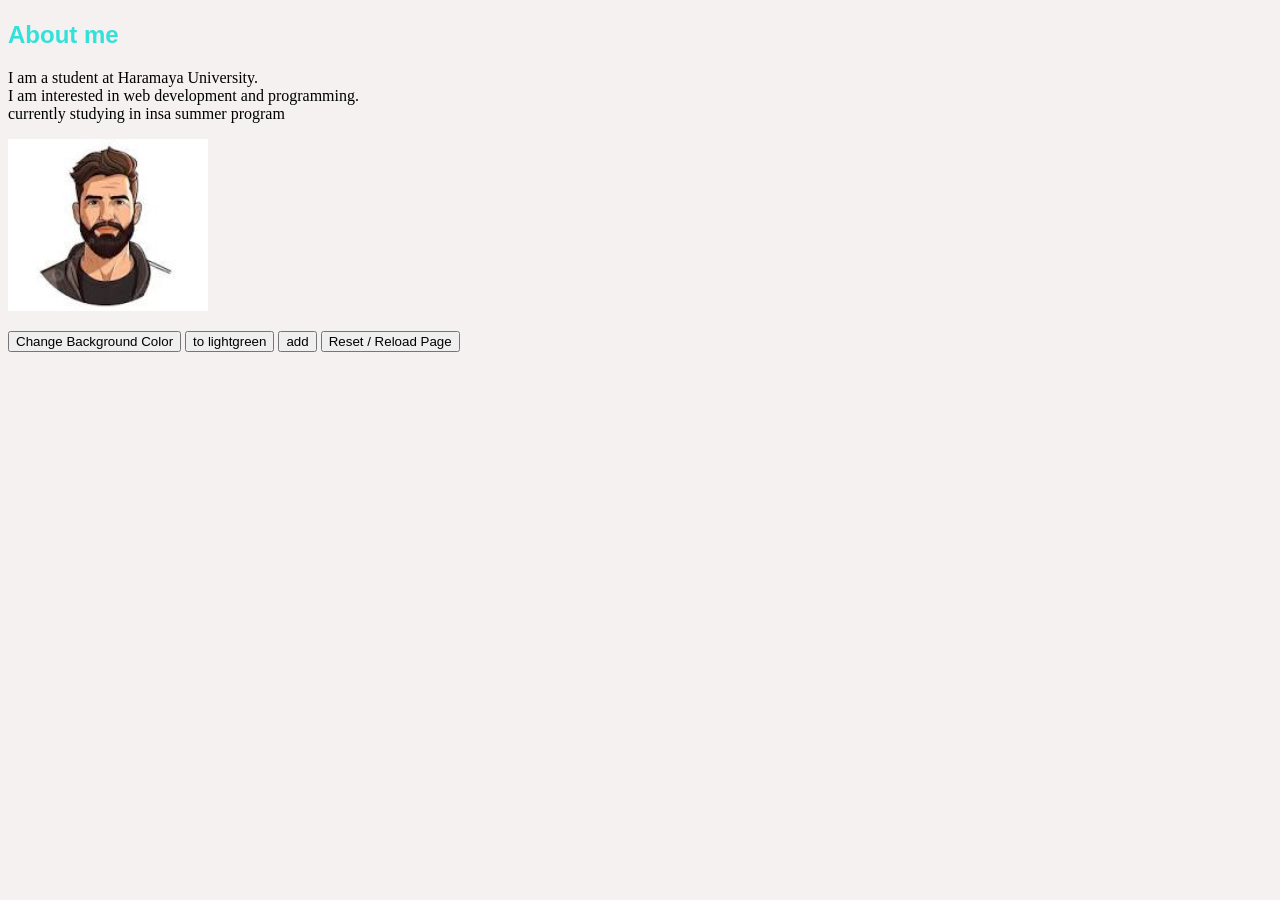
<file: index.html>
<!DOCTYPE html>
<html lang="en">
<head>
    <meta charset="UTF-8">
    <meta name="viewport" content="width=device-width, initial-scale=1.0">
    <title>About Me</title>
    <link rel="stylesheet" href="style.css">
    
</head>
<body>

     <h1 class = "name"></h1>
     <h2>About me</h2>
     <p>I am a student at Haramaya University.<br/>I am interested in web development and programming.<br/>
   currently studying in insa summer program </p>
   
   <img src="[data-uri]" alt="My Image" width="200">
     <p id = "text"></p>   
      
    
    <button type="button" onclick="document.body.style.backgroundColor = 'lightblue'">Change Background Color</button>
    <button type="button" onclick="document.body.style.backgroundColor = 'lightgreen'">to lightgreen</button>
    
    <button type="button" onclick="document.write(4 + 9)"> add</button>
    <button type="button" onclick="location.reload()">Reset / Reload Page</button>
    <p id = "txt"> </p>

    
<script>
        let x = 2;
        alert(x);
        alert(+'1');
        alert(+x);
        "use strict";

let counter = 0;
alert(counter++);
++counter;
alert( counter );
        // alert(+undefined);
        alert(Boolean(1) );

        myName = confirm("are you beki?");
         alert(`your name is ${myName}`);
        
        document.getElementByClass("name").innerHTML = `<strong>${myName}</strong>`;
        // document.getElementByClass("text").innerHTML = "AI Engineer at OpenAI with ⭐⭐⭐⭐⭐";
        // document.getElementById("txt").innerHTML = text ;


    </script>

    
</body>
</html>
</file>
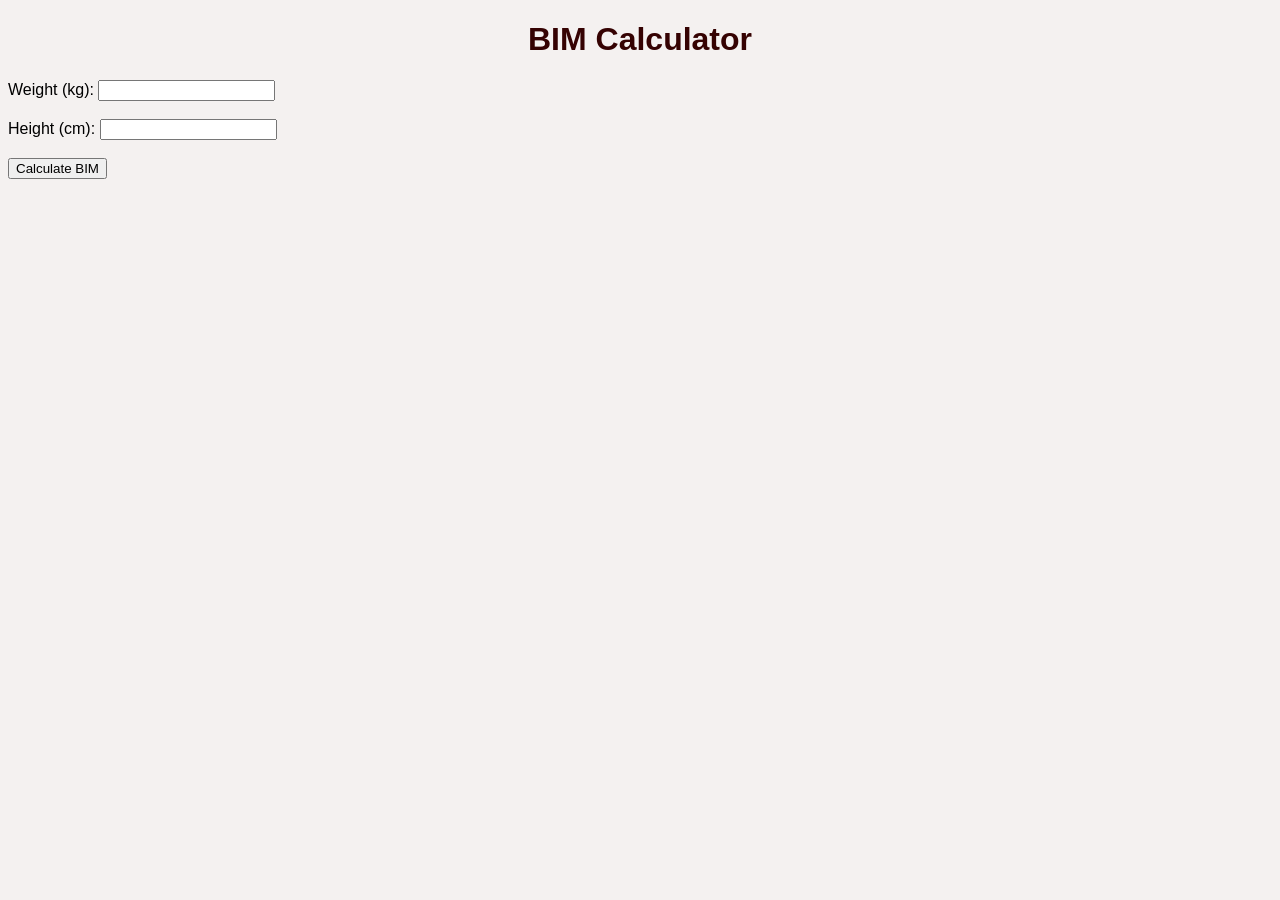
<file: BIM-Calculator/index.html>
<!DOCTYPE html>
<html lang="en">
<head>
    <meta charset="UTF-8">
    <meta name="viewport" content="width=device-width, initial-scale=1.0">
    <title>BIM Calculator</title>
    <link rel="stylesheet" href="style.css">     
</head>
<body>
    <h1>BIM Calculator</h1>
    <form id="bimForm">
        <label for="weight">Weight (kg):</label>
        <input type="number" id="weight" name="weight" required>
        <br><br>
        <label for="height">Height (cm):</label>
        <input type="number" id="height" name="height" required>
        <br><br>
        <button type="submit">Calculate BIM</button>
    </form>
    <p id="result"></p>
    <script src="script.js"></script>
</body>
</html>
</file>
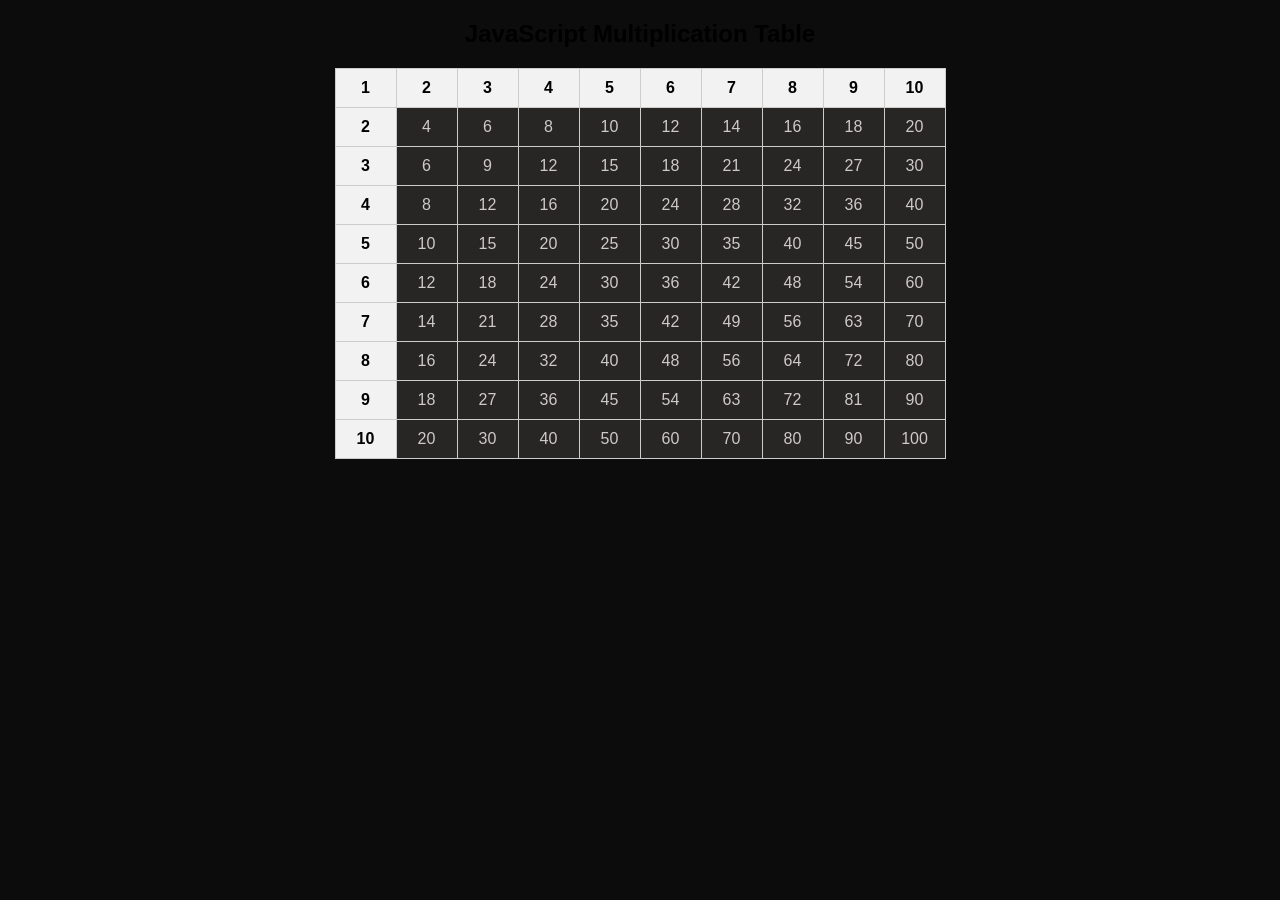
<file: table-multplication/index.html>
<!DOCTYPE html>
<html lang="en">
<head>
    <meta charset="UTF-8">
    <title>Multiplication Table Project</title>
    <link rel="stylesheet" href="style.css">
</head>
<body>

    <h2 style="text-align: center;">JavaScript Multiplication Table</h2>
    <div id="table-container"></div>

    <script src="script.js"></script>
        
    
</body>
</html>
</file>
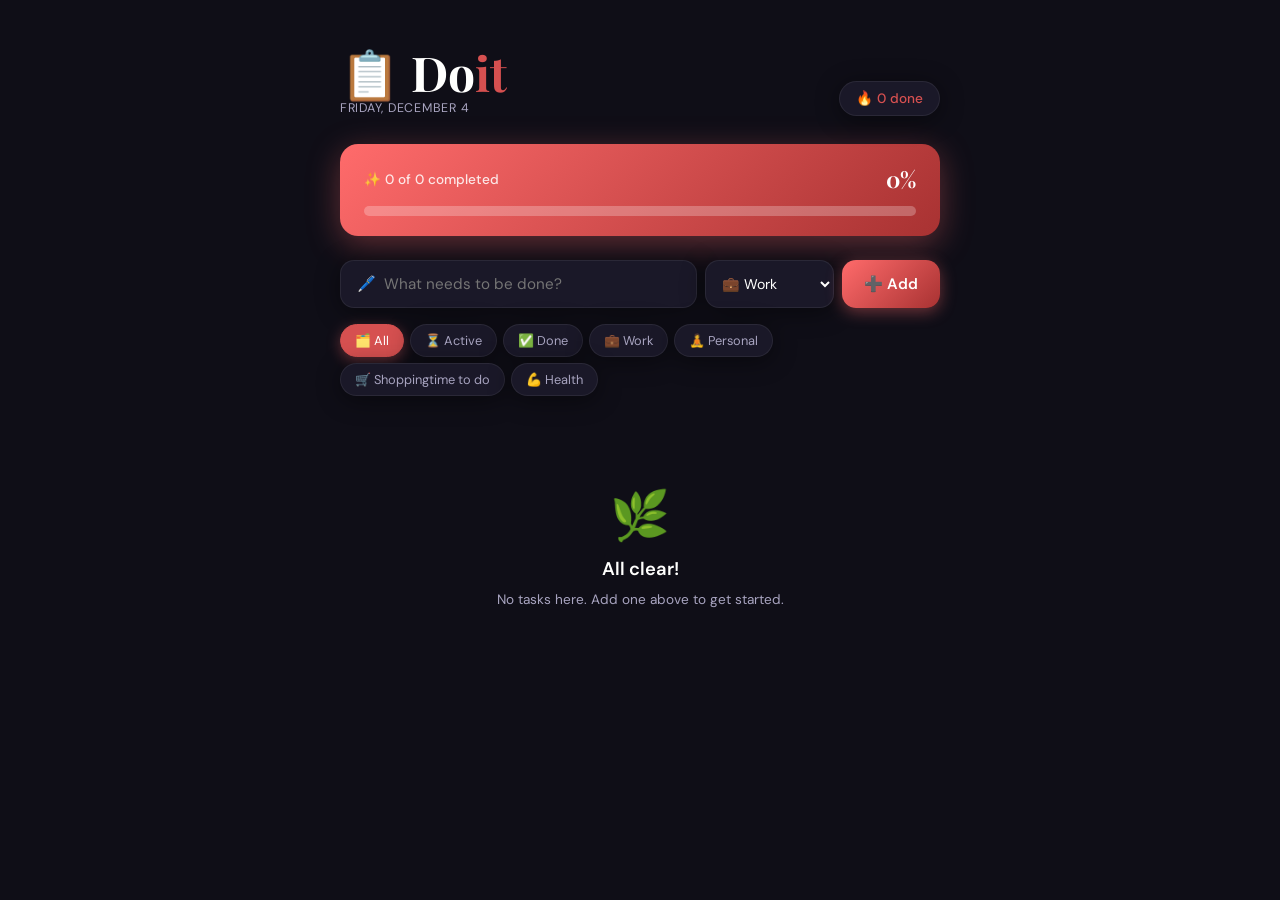
<file: to-dolist-web-app/index.html>
<!DOCTYPE html>
<html lang="en">
<head>
  <meta charset="UTF-8" />
  <meta name="viewport" content="width=device-width, initial-scale=1.0"/>
  <title>✅ Doit — Tasks</title>
  <link href="https://fonts.googleapis.com/css2?family=Playfair+Display:wght@900&family=DM+Sans:wght@300;400;500&display=swap" rel="stylesheet">
  <link rel="stylesheet" href="style.css" />
</head>
<body>
<div class="wrap">

  <header>
    <div class="brand">
      <h1>📋 Do<span>it</span></h1>
      <p id="date-label"></p>
    </div>
    <div class="stats-badge">
      <span id="streak-label">🔥 0 done</span>
    </div>
  </header>

  <div class="progress-card">
    <div class="progress-top">
      <span class="progress-label" id="progress-label">✨ 0 of 0 completed</span>
      <span class="progress-pct" id="progress-pct">0%</span>
    </div>
    <div class="progress-bar-wrap">
      <div class="progress-bar" id="progress-bar"></div>
    </div>
  </div>

  <div class="input-row">
    <input type="text" id="task-input" placeholder="🖊️  What needs to be done?" maxlength="120" />
    <select id="cat-select">
      <option value="Work">💼 Work</option>
      <option value="Personal">🧘 Personal</option>
      <option value="Shopping">🛒 Shopping</option>
      <option value="Health">💪 Health</option>
      <option value="Other">📌 Other</option>
    </select>
    <button class="add-btn" id="add-btn">➕ Add</button>
  </div>

  <div class="filters" id="filters">
    <button class="filter-btn active" data-filter="all">🗂️ All</button>
    <button class="filter-btn" data-filter="active">⏳ Active</button>
    <button class="filter-btn" data-filter="done">✅ Done</button>
    <button class="filter-btn" data-filter="Work">💼 Work</button>
    <button class="filter-btn" data-filter="Personal">🧘 Personal</button>
    <button class="filter-btn" data-filter="Shopping">🛒 Shopping<span>time to do</span></button>
    <button class="filter-btn" data-filter="Health">💪 Health</button>
  </div>

  <div id="task-list"></div>

  <div class="empty" id="empty-state">
    <div class="empty-icon">🌿</div>
    <h3>All clear!</h3>
    <p>No tasks here. Add one above to get started.</p>
  </div>

</div>
<script src="script.js"></script>
</body>
</html>
</file>
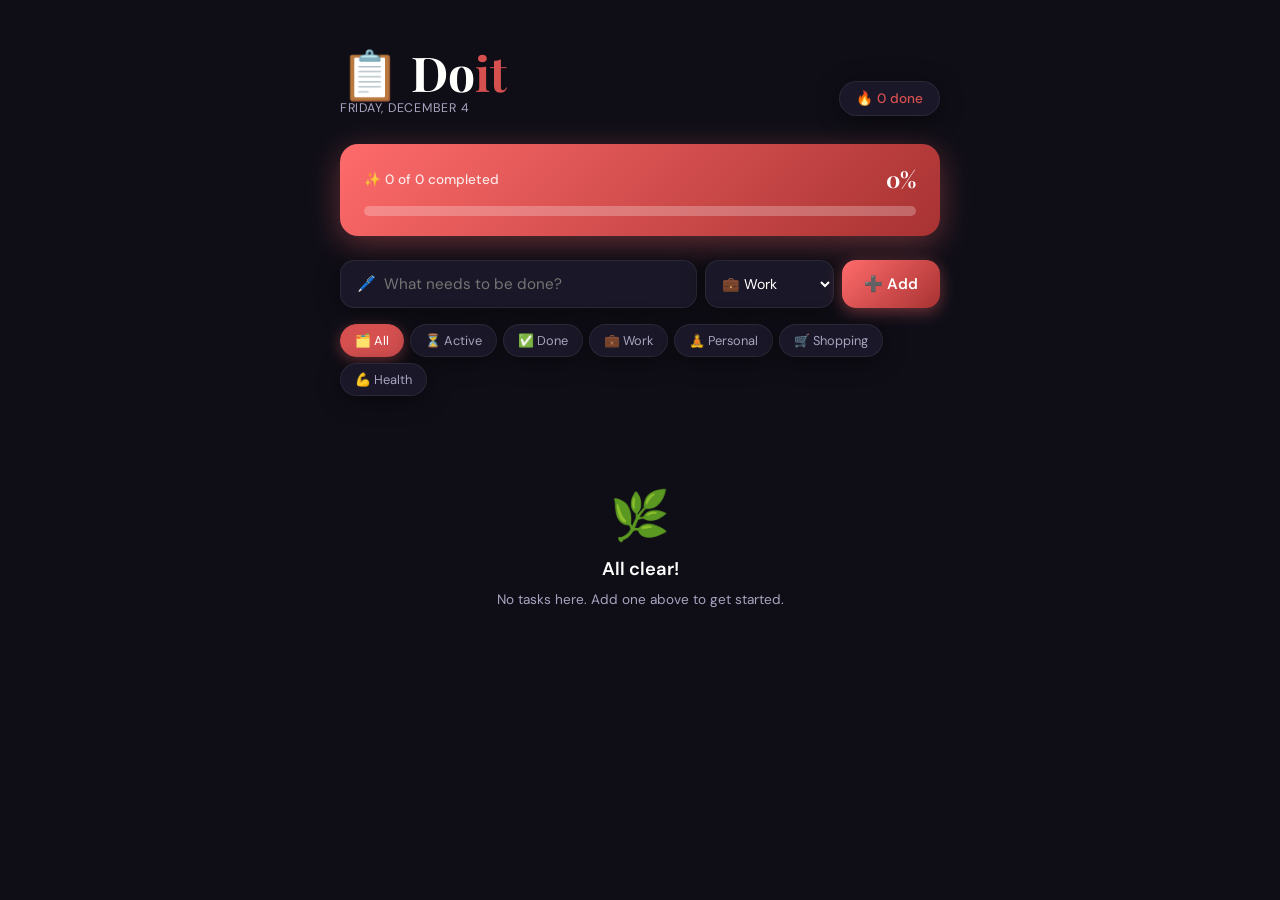
<file: js-todo-list.html>
<!DOCTYPE html>
<html lang="en">
<head>
  <meta charset="UTF-8" />
  <meta name="viewport" content="width=device-width, initial-scale=1.0"/>
  <title>✅ Doit — Tasks</title>
  <link href="https://fonts.googleapis.com/css2?family=Playfair+Display:wght@900&family=DM+Sans:wght@300;400;500&display=swap" rel="stylesheet">
  <style>/* ── TOKENS ─────*/
:root {
  --bg:        #0f0e17;
  --surface:   #1a1828;
  --surface2:  #221f35;
  --border:    rgba(255,255,255,0.07);
  --accent:    #d65050;
  --accent2:   #3d4aff;
  --text:      #fffffe;
  --muted:     #a8a4c0;
  --done:      #6bcb77;
  --del:       #ff6b6b;
  --radius:    14px;
  --shadow:    0 4px 24px rgba(0,0,0,.45);
}

/* ── RESET ────*/
*, *::before, *::after { box-sizing: border-box; margin: 0; padding: 0; }
body {
  font-family: 'DM Sans', sans-serif;
  background: var(--bg);
  color: var(--text);
  min-height: 100dvh;
}

/* decorative blobs */
body::before, body::after {
  content: '';
  position: fixed;
  border-radius: 50%;
  pointer-events: none;
  z-index: 0;
  filter: blur(80px);
  opacity: .35;
}
body::before {
  width: 420px; height: 420px;
  background: none;
  top: -120px; left: -100px;
}
body::after {
  width: 320px; height: 320px;
  background: none;
  bottom: -80px; right: -80px;
}

/* ── LAYOUT ─────*/
.wrap {
  position: relative; z-index: 1;
  max-width: 640px;
  margin: 0 auto;
  padding: 48px 20px 80px;
}

/* ── HEADER ──── */
header {
  display: flex;
  align-items: flex-end;
  justify-content: space-between;
  margin-bottom: 28px;
  flex-wrap: wrap;
  gap: 12px;
}
h1 {
  font-family: 'Playfair Display', serif;
  font-size: clamp(2rem, 6vw, 3rem);
  line-height: 1;
  color: var(--text);
}
h1 span { color: var(--accent); }
header p { color: var(--muted); font-size: .78rem; margin-top: 4px; text-transform: uppercase; letter-spacing: .06em; }

.stats-badge {
  background: var(--surface);
  border: 1.5px solid var(--border);
  border-radius: 99px;
  padding: 8px 16px;
  font-size: .85rem;
  font-weight: 500;
  color: var(--accent);
  box-shadow: var(--shadow);
}

/* ── PROGRESS CARD ─── */
.progress-card {
  background: linear-gradient(135deg, #ff6b6b 0%, #a83232 100%);
  border-radius: 18px;
  padding: 20px 24px;
  margin-bottom: 24px;
  box-shadow: 0 8px 32px rgba(255,107,107,.35);
}
.progress-top {
  display: flex;
  justify-content: space-between;
  align-items: center;
  margin-bottom: 12px;
}
.progress-label { font-size: .85rem; color: rgba(255,255,255,.85); font-weight: 500; }
.progress-pct { font-size: 1.4rem; font-weight: 700; color: #fff; font-family: 'Playfair Display', serif; }
.progress-bar-wrap {
  background: rgba(255,255,255,.25);
  border-radius: 99px; height: 10px; overflow: hidden;
}
.progress-bar {
  height: 100%;
  background: #fff;
  border-radius: 99px;
  transition: width .5s cubic-bezier(.4,0,.2,1);
  width: 0%;
}

/* ── INPUT ROW ───── */
.input-row {
  display: flex; gap: 8px; margin-bottom: 16px; flex-wrap: wrap;
}
input[type="text"] {
  flex: 1; min-width: 0;
  background: var(--surface); border: 1.5px solid var(--border);
  color: var(--text); font-family: inherit; font-size: .95rem;
  padding: 13px 16px; border-radius: var(--radius); outline: none;
  box-shadow: var(--shadow); transition: border-color .2s, box-shadow .2s;
}
input[type="text"]:focus { border-color: var(--accent); box-shadow: 0 0 0 3px rgba(255,107,107,.18); }
select {
  background: var(--surface); border: 1.5px solid var(--border);
  color: var(--text); font-family: inherit; font-size: .88rem;
  padding: 13px 12px; border-radius: var(--radius); outline: none;
  cursor: pointer; box-shadow: var(--shadow);
}
button.add-btn {
  background: linear-gradient(135deg, #ff6b6b, #a83232);
  color: #fff; font-family: inherit; font-weight: 600;
  font-size: .95rem; padding: 13px 22px; border: none;
  border-radius: var(--radius); cursor: pointer;
  box-shadow: 0 4px 16px rgba(255,107,107,.40);
  transition: opacity .2s, transform .15s;
}
button.add-btn:hover { opacity: .88; transform: translateY(-2px); }
button.add-btn:active { transform: translateY(0); }

/* ── FILTERS ────── */
.filters { display: flex; gap: 6px; margin-bottom: 24px; flex-wrap: wrap; }
.filter-btn {
  background: var(--surface); border: 1.5px solid var(--border);
  color: var(--muted); font-family: inherit; font-size: .8rem;
  padding: 7px 14px; border-radius: 99px; cursor: pointer;
  transition: all .2s; box-shadow: var(--shadow);
}
.filter-btn:hover { border-color: var(--accent); color: var(--accent); }
.filter-btn.active {
  background: var(--accent); border-color: var(--accent);
  color: #fff; box-shadow: 0 4px 14px rgba(255,107,107,.35);
}

/* ── TASK LIST ────────── */
#task-list { display: flex; flex-direction: column; gap: 10px; }

.task {
  display: flex; align-items: center; gap: 12px;
  background: var(--surface); border: 1.5px solid var(--border);
  border-radius: var(--radius); padding: 14px 16px;
  box-shadow: var(--shadow);
  animation: slideIn .25s ease;
  transition: opacity .22s, transform .22s, box-shadow .2s;
}
.task:hover { box-shadow: 0 6px 28px rgba(255,107,107,.12); }
.task.removing { opacity: 0; transform: translateX(40px); }
@keyframes slideIn { from { opacity: 0; transform: translateY(-12px); } to { opacity: 1; transform: none; } }

/* check circle */
.task-check {
  width: 24px; height: 24px; border-radius: 50%;
  border: 2px solid var(--border); flex-shrink: 0;
  cursor: pointer; display: grid; place-items: center;
  transition: all .2s; background: var(--bg);
}
.task-check:hover { border-color: var(--done); background: color-mix(in srgb, var(--done) 12%, transparent); }
.task.done .task-check { background: var(--done); border-color: var(--done); }
.task-check svg { display: none; }
.task.done .task-check svg { display: block; }

/* text */
.task-body { flex: 1; min-width: 0; }
.task-text { font-size: .95rem; line-height: 1.4; }
.task.done .task-text { text-decoration: line-through; color: var(--muted); }

/* category badge */
.cat-badge {
  font-size: .72rem; padding: 4px 10px; border-radius: 99px;
  font-weight: 500; flex-shrink: 0;
  background: color-mix(in srgb, var(--accent) 12%, transparent);
  color: var(--accent);
}
.cat-badge[data-cat="Personal"] { background: rgba(255,107,107,.15); color: #ff6b6b; }
.cat-badge[data-cat="Shopping"] { background: rgba(255,217,61,.15);  color: #ffd93d; }
.cat-badge[data-cat="Health"]   { background: rgba(107,203,119,.15);  color: var(--done); }
.cat-badge[data-cat="Other"]    { background: rgba(168,164,192,.18); color: var(--muted); }

/* delete */
.del-btn {
  background: none; border: none; cursor: pointer;
  font-size: 1rem; padding: 4px 6px; border-radius: 8px;
  color: var(--muted); transition: color .2s, background .2s; flex-shrink: 0;
}
.del-btn:hover { color: var(--del); background: color-mix(in srgb,var(--del) 10%,transparent); }

/* ── EMPTY STATE ──── */
.empty {
  text-align: center; padding: 64px 20px;
  color: var(--muted); display: none;
  flex-direction: column; align-items: center; gap: 10px;
}
.empty.show { display: flex; }
.empty-icon { font-size: 3rem; }
.empty h3 { font-size: 1.15rem; color: var(--text); font-weight: 600; }
.empty p { font-size: .85rem; }

/* ── RESPONSIVE ───── */
@media (max-width: 480px) {
  .input-row { flex-direction: column; }
  button.add-btn { width: 100%; }
  select { width: 100%; }
}
</style>
</head>
<body>
<div class="wrap">

  <header>
    <div class="brand">
      <h1>📋 Do<span>it</span></h1>
      <p id="date-label"></p>
    </div>
    <div class="stats-badge">
      <span id="streak-label">🔥 0 done</span>
    </div>
  </header>

  <div class="progress-card">
    <div class="progress-top">
      <span class="progress-label" id="progress-label">✨ 0 of 0 completed</span>
      <span class="progress-pct" id="progress-pct">0%</span>
    </div>
    <div class="progress-bar-wrap">
      <div class="progress-bar" id="progress-bar"></div>
    </div>
  </div>

  <div class="input-row">
    <input type="text" id="task-input" placeholder="🖊️  What needs to be done?" maxlength="120" />
    <select id="cat-select">
      <option value="Work">💼 Work</option>
      <option value="Personal">🧘 Personal</option>
      <option value="Shopping">🛒 Shopping</option>
      <option value="Health">💪 Health</option>
      <option value="Other">📌 Other</option>
    </select>
    <button class="add-btn" id="add-btn">➕ Add</button>
  </div>

  <div class="filters" id="filters">
    <button class="filter-btn active" data-filter="all">🗂️ All</button>
    <button class="filter-btn" data-filter="active">⏳ Active</button>
    <button class="filter-btn" data-filter="done">✅ Done</button>
    <button class="filter-btn" data-filter="Work">💼 Work</button>
    <button class="filter-btn" data-filter="Personal">🧘 Personal</button>
    <button class="filter-btn" data-filter="Shopping">🛒 Shopping</button>
    <button class="filter-btn" data-filter="Health">💪 Health</button>
  </div>

  <div id="task-list"></div>

  <div class="empty" id="empty-state">
    <div class="empty-icon">🌿</div>
    <h3>All clear!</h3>
    <p>No tasks here. Add one above to get started.</p>
  </div>

</div>
<script >// ── STATE ──────────────────────────────────────────
let tasks = JSON.parse(localStorage.getItem('doit_tasks') || '[]');
let filter = 'all';

// ── INIT ───────────────────────────────────────────
document.getElementById('date-label').textContent =
  new Date().toLocaleDateString('en-US', { weekday: 'long', month: 'long', day: 'numeric' });

document.getElementById('task-input').addEventListener('keydown', e => {
  if (e.key === 'Enter') addTask();
});

document.getElementById('add-btn').addEventListener('click', addTask);

document.getElementById('filters').addEventListener('click', e => {
  const btn = e.target.closest('.filter-btn');
  if (!btn) return;
  document.querySelectorAll('.filter-btn').forEach(b => b.classList.remove('active'));
  btn.classList.add('active');
  filter = btn.dataset.filter;
  render();
});

// ── HELPERS ────────────────────────────────────────
function save() {
  localStorage.setItem('doit_tasks', JSON.stringify(tasks));
}

function esc(s) {
  return s.replace(/&/g, '&amp;').replace(/</g, '&lt;').replace(/>/g, '&gt;');
}

const CAT_EMOJI = {
  Work: '💼', Personal: '🧘', Shopping: '🛒', Health: '💪', Other: '📌'
};

// ── ACTIONS ────────────────────────────────────────
function addTask() {
  const input = document.getElementById('task-input');
  const text = input.value.trim();
  if (!text) { input.focus(); return; }
  const cat = document.getElementById('cat-select').value;
  tasks.unshift({ id: Date.now(), text, cat, done: false });
  input.value = '';
  save();
  render();
}

function toggleDone(id) {
  const t = tasks.find(t => t.id === id);
  if (t) { t.done = !t.done; save(); render(); }
}

function deleteTask(id) {
  const el = document.querySelector(`[data-id="${id}"]`);
  if (!el) return;
  el.classList.add('removing');
  setTimeout(() => {
    tasks = tasks.filter(t => t.id !== id);
    save();
    render();
  }, 230);
}

// ── RENDER ─────────────────────────────────────────
function render() {
  const visible = tasks.filter(t => {
    if (filter === 'active') return !t.done;
    if (filter === 'done')   return t.done;
    if (CAT_EMOJI[filter])   return t.cat === filter;
    return true;
  });

  // Progress
  const total = tasks.length;
  const done  = tasks.filter(t => t.done).length;
  const pct   = total ? Math.round(done / total * 100) : 0;
  document.getElementById('progress-bar').style.width = pct + '%';
  document.getElementById('progress-pct').textContent  = pct + '%';
  document.getElementById('progress-label').textContent = `✨ ${done} of ${total} completed`;
  document.getElementById('streak-label').textContent   = `🔥 ${done} done`;

  // Empty state
  document.getElementById('empty-state').classList.toggle('show', visible.length === 0);

  // Tasks
  document.getElementById('task-list').innerHTML = visible.map(t => `
    <div class="task${t.done ? ' done' : ''}" data-id="${t.id}">
      <div class="task-check" onclick="toggleDone(${t.id})">
        <svg width="11" height="9" viewBox="0 0 11 9" fill="none">
          <path d="M1 4l3 3 6-6" stroke="#fff" stroke-width="2.2" stroke-linecap="round" stroke-linejoin="round"/>
        </svg>
      </div>
      <div class="task-body">
        <div class="task-text">${esc(t.text)}</div>
      </div>
      <span class="cat-badge" data-cat="${t.cat}">${CAT_EMOJI[t.cat]} ${t.cat}</span>
      <button class="del-btn" onclick="deleteTask(${t.id})" title="Delete">🗑️</button>
    </div>
  `).join('');
}

// ── START ──────────────────────────────────────────
render();
</script>
</body>
</html>
</file>
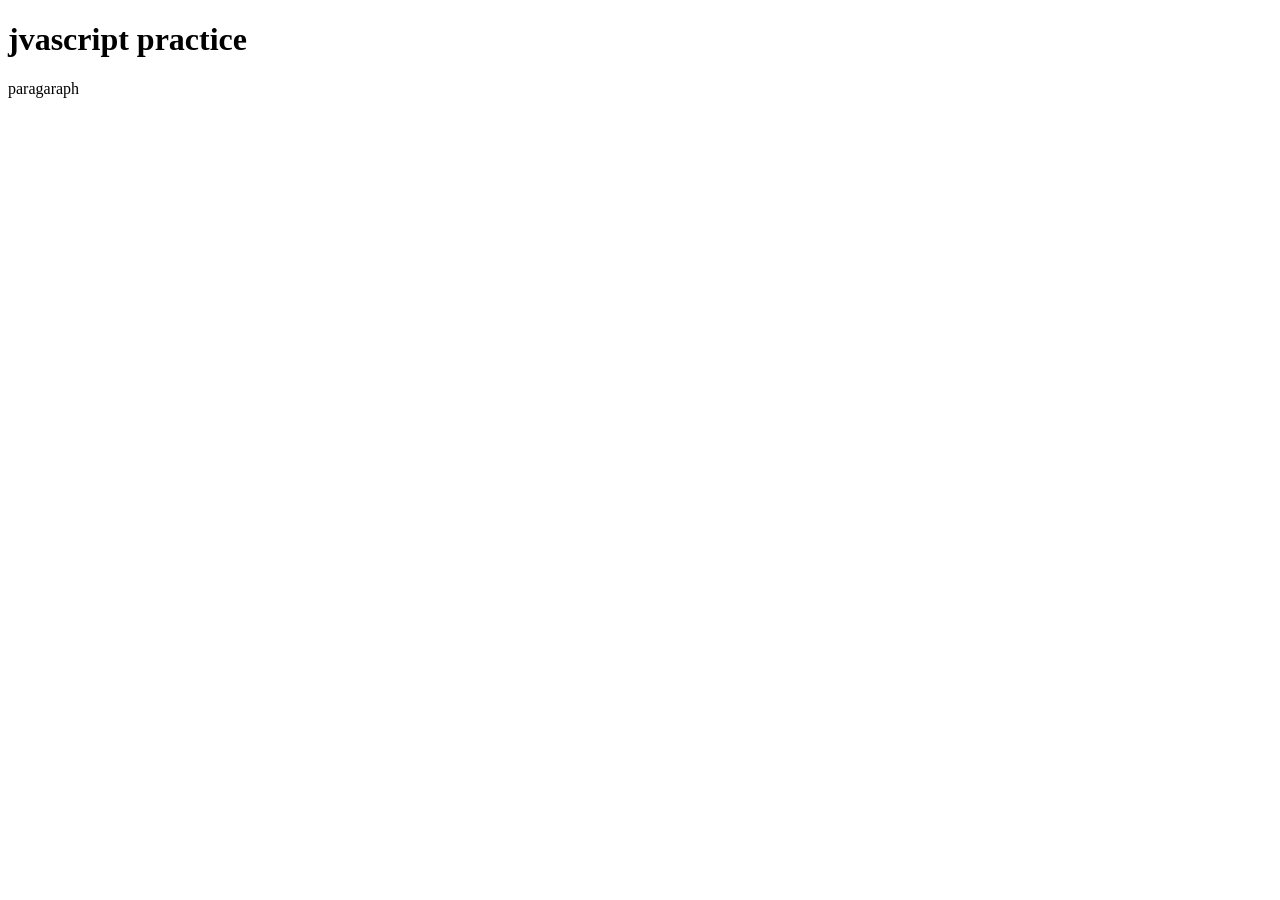
<file: practice.html>
<!DOCTYPE html>
<html lang="en">
<head>
    <meta charset="UTF-8">
    <meta name="viewport" content="width=device-width, initial-scale=1.0">
    <title>Document</title>
</head>
<body>
    <h1> jvascript practice</h1>
    <div class = "wrap-container"> 
        <P>paragaraph</P>  
    </div>
    <script src = "function.js"></script>
</body>
</html>
</file>
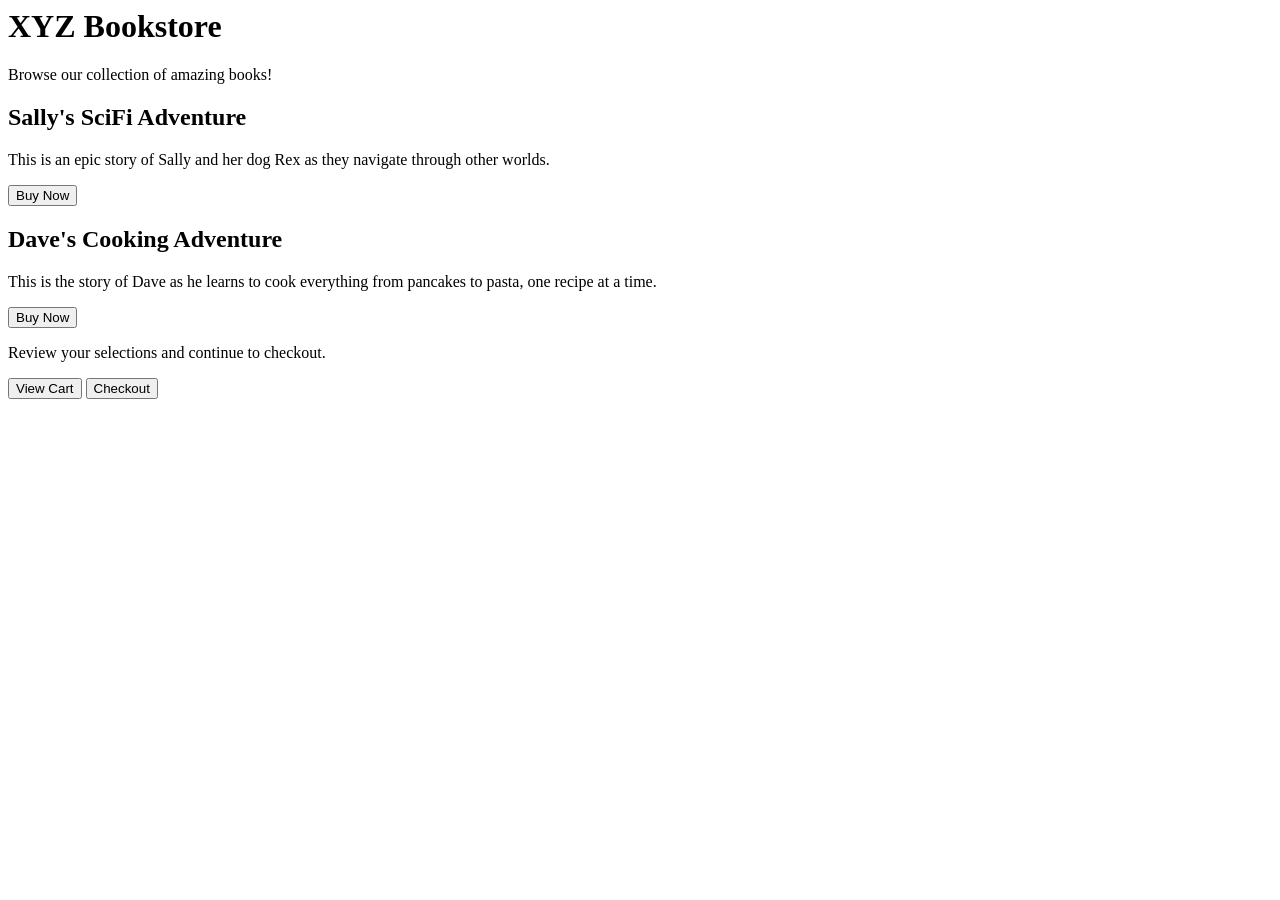
<file: html/Bookstore-page.html>
<html lang="en">

<head>
    <meta charset="UTF-8" />
    <title>XYZ Bookstore Page</title>
</head>

<body>
    <h1>XYZ Bookstore</h1>
    <p>Browse our collection of amazing books!</p>
    <div class="card-container">
        <div class="card" id="sally-adventure-book">
            <h2>Sally's SciFi Adventure</h2>
            <p>This is an epic story of Sally and her dog Rex as they navigate through other worlds.</p>
            <button class="btn">Buy Now</button>
        </div>
        <div class="card" id="dave-cooking-book">
            <h2>Dave's Cooking Adventure</h2>
            <p>This is the story of Dave as he learns to cook everything from pancakes to pasta, one recipe at a time.
            </p>
            <button class="btn">Buy Now</button>
        </div>
    </div>
    <p>Review your selections and continue to checkout.</p>
    <div class="btn-container">
        <button class="btn" id="view-cart-btn">View Cart</button>
        <button class="btn" id="checkout-btn">Checkout</button>

    </div>
</body>

</html>
</file>
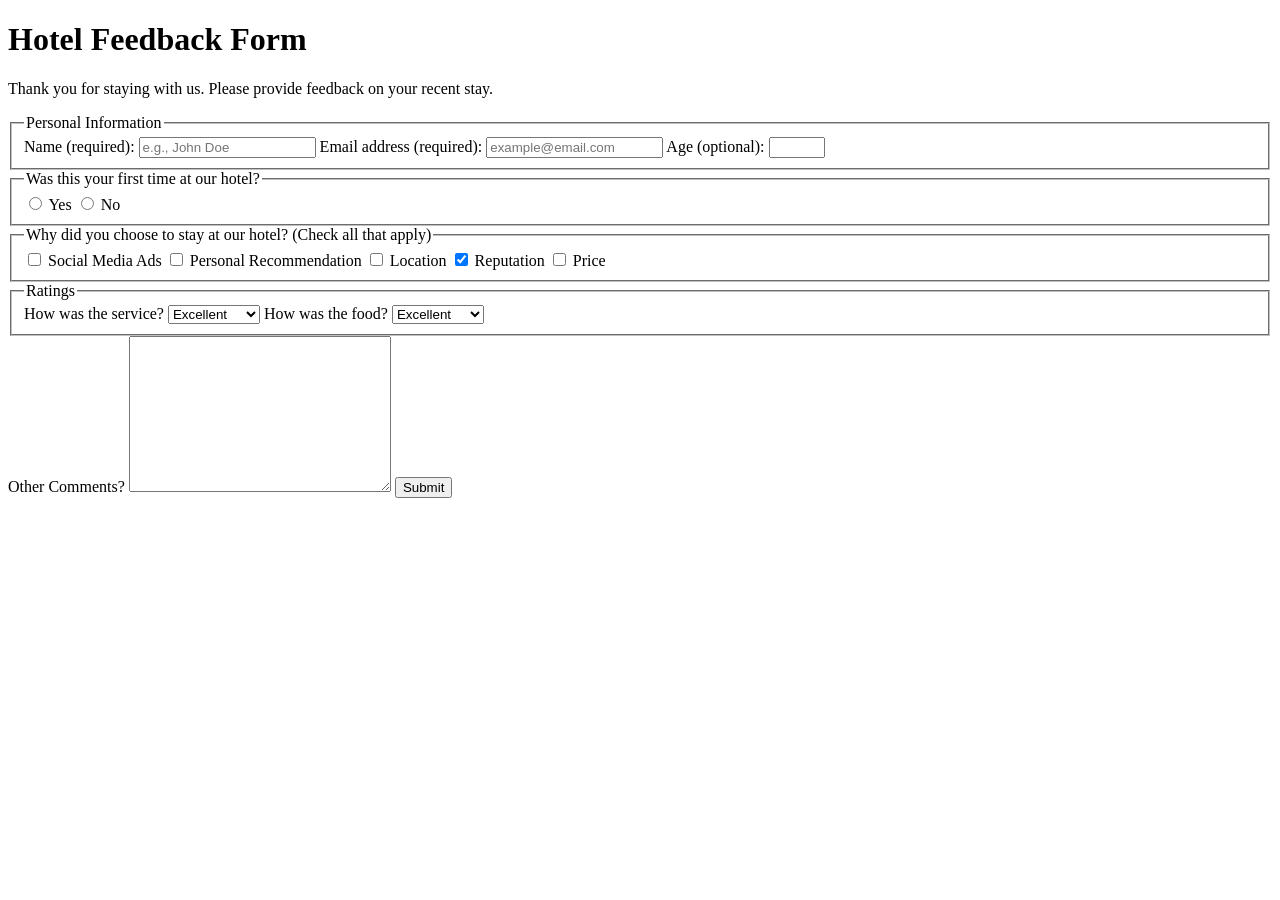
<file: html/hotel-feedback-form.html>
<!DOCTYPE html>
<html lang="en">

<head>
    <meta charset="UTF-8" />
    <title>Hotel Feedback Form</title>
</head>

<body>
    <header>
        <h1>Hotel Feedback Form</h1>
        <p>
            Thank you for staying with us. Please provide feedback on your recent
            stay.
        </p>
    </header>
    <main>
        <form method="POST" action="https://hotel-feedback.freecodecamp.org">
            <fieldset>
                <legend>Personal Information</legend>
                <label for="full-name">Name (required):</label>
                <input type="text" id="full-name" name="name" placeholder="e.g., John Doe" required size="20">

                <label for="email">Email address (required):</label>
                <input placeholder="example@email.com" required id="email" type="email" name="email" size="20" />
                <label for="age">Age (optional):</label>
                <input type="number" name="age" id="age" min="3" max="100" />
            </fieldset>

            <fieldset>
                <legend>Was this your first time at our hotel?</legend>
                <input id="yes-option" type="radio" name="hotel-stay" value="yes" />
                <label for="yes-option">Yes</label>
                <input id="no-option" type="radio" name="hotel-stay" value="no" />
                <label for="no-option">No</label>
            </fieldset>

            <fieldset>
                <legend>
                    Why did you choose to stay at our hotel? (Check all that apply)
                </legend>

                <input type="checkbox" id="ads" name="choice" value="ads" />
                <label for="ads">Social Media Ads</label>

                <input type="checkbox" id="recommendation" name="choice" value="recommendation" />
                <label for="recommendation">Personal Recommendation</label>

                <input type="checkbox" id="location" name="choice" value="location" />
                <label for="location">Location</label>

                <input checked type="checkbox" id="reputation" name="choice" value="reputation" />
                <label for="reputation">Reputation</label>

                <input type="checkbox" id="price" name="choice" value="price" />
                <label for="price">Price</label>
            </fieldset>

            <fieldset>
                <legend>Ratings</legend>

                <label for="service">How was the service?</label>

                <select name="service" id="service">
                    <option value="poor">Poor</option>
                    <option value="satisfactory">Satisfactory</option>
                    <option value="good">Good</option>
                    <option value="very-good">Very Good</option>
                    <option selected value="excellent">Excellent</option>
                </select>

                <label for="food">How was the food?</label>

                <select name="food" id="food">
                    <option value="poor">Poor</option>
                    <option value="satisfactory">Satisfactory</option>
                    <option value="good">Good</option>
                    <option value="very-good">Very Good</option>
                    <option selected value="excellent">Excellent</option>
                </select>
            </fieldset>

            <label for="comments">Other Comments?</label>
            <textarea cols="30" rows="10" name="comments" id="comments"></textarea>

            <button type="submit">Submit</submit> </button>
        </form>
    </main>
</body>

</html>
</file>
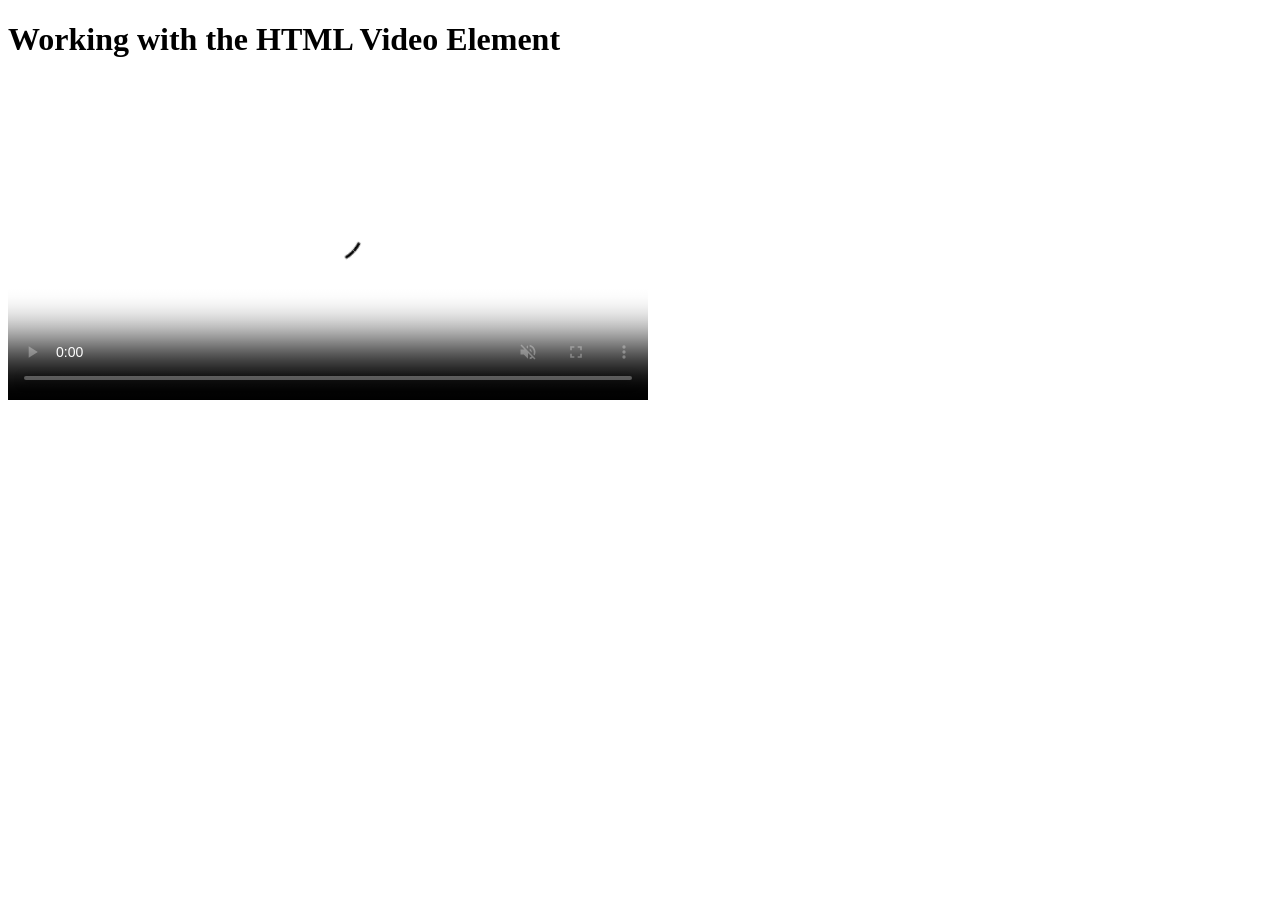
<file: html/html-video-player.html>
<!DOCTYPE html>
<html lang="en">

<head>
    <meta charset="UTF-8">
    <meta name="viewport" content="width=device-width, initial-scale=1.0">
    <title>Working with the HTML Video Element</title>
</head>

<body>
    <h1>Working with the HTML Video Element</h1>
    <video width="640" loop controls muted poster="https://cdn.freecodecamp.org/curriculum/labs/past-event2.jpg">
        <source src="https://cdn.freecodecamp.org/curriculum/labs/what-is-the-map-method-and-how-does-it-work.mp4"
            type="video/mp4">
        <source src="https://cdn.freecodecamp.org/curriculum/labs/mapmethod.webm" type="video/webm">
        <source src="https://cdn.freecodecamp.org/curriculum/labs/mapmethod.ogg" type="video/ogg">
        <source src="https://cdn.freecodecamp.org/curriculum/labs/mapmethod.mov" type="video/quicktime">
    </video>
</body>

</html>
</file>
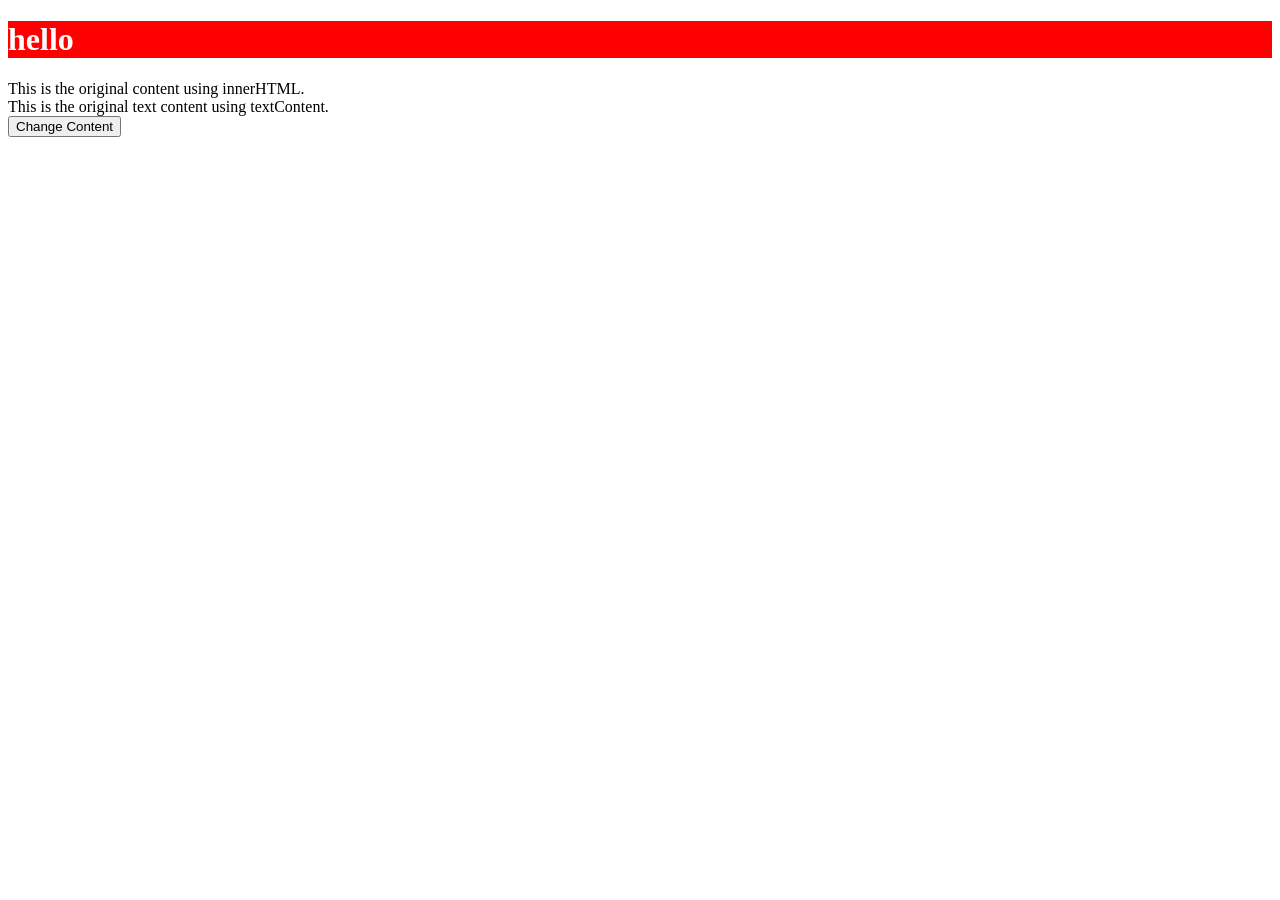
<file: Menu-Design-Project/dom.html>
<!DOCTYPE html>
<html lang="en">
<head>
    <meta charset="UTF-8">
    <meta name="viewport" content="width=h1, initial-scale=1.0">
    <title>Document</title>
    <style>
         body h1{ 
            background-color: red;
            color: white;
        } 
    </style>
</head>
<body>
    <h1 id="h">hello</h1>
    <div id="example1">This is the original content using innerHTML.</div>
    <div id="example2">This is the original text content using textContent.</div>

    <button onclick="change()">Change Content</button>

    <script>
        // Function to change content
       const change = function(){
        const example1 = document.getElementbyId("example1");
        const example2 = document.getElementbyId("example2");
        example1.innerHTML = "Content changed with innerHTML!";
        example2.textContent = "Content changed with textContent!";
    }
    </script>
</body>
</html>
</file>
<file: style.css>
body {
            background-color: oklch(96.018% 0.00343 38.059);
            
        }
        h1 {
            color: #34e1d9;
            text-align: center;
            font-family: Arial, sans-serif;
        }
        h2 {
            color: #34e1d9;
        
            font-family: Arial, sans-serif;
            
        }
</file>
<file: BIM-Calculator/style.css>
body {
    background-color: oklch(96.018% 0.00343 38.059);
    font-family: Arial, sans-serif;
    transition: background-color 0.3s ease;
}
h1 {
    color: rgb(53, 2, 2)    ;
    text-align: center;
}
</file>
<file: table-multplication/style.css>
body { font-family: Arial, sans-serif; background-color: hsl(0, 4%, 5%); }
td { background-color: hsl(0, 4%, 15%); color: hsl(0, 4%, 80%); }
table { border-collapse: collapse; margin: 20px auto; font-family: sans-serif; }
td, th { border: 1px solid #ccc; padding: 10px; text-align: center; width: 40px; }
th { background-color: #f2f2f2; font-weight: bold; }
</file>
<file: to-dolist-web-app/style.css>
/* ── TOKENS ─────*/
:root {
  --bg:        #0f0e17;
  --surface:   #1a1828;
  --surface2:  #221f35;
  --border:    rgba(255,255,255,0.07);
  --accent:    #d65050;
  --accent2:   #3d4aff;
  --text:      #fffffe;
  --muted:     #a8a4c0;
  --done:      #6bcb77;
  --del:       #ff6b6b;
  --radius:    14px;
  --shadow:    0 4px 24px rgba(0,0,0,.45);
}

/* ── RESET ────*/
*, *::before, *::after { box-sizing: border-box; margin: 0; padding: 0; }
body {
  font-family: 'DM Sans', sans-serif;
  background: var(--bg);
  color: var(--text);
  min-height: 100dvh;
}

/* decorative blobs */
body::before, body::after {
  content: '';
  position: fixed;
  border-radius: 50%;
  pointer-events: none;
  z-index: 0;
  filter: blur(80px);
  opacity: .35;
}
body::before {
  width: 420px; height: 420px;
  background: none;
  top: -120px; left: -100px;
}
body::after {
  width: 320px; height: 320px;
  background: none;
  bottom: -80px; right: -80px;
}

/* ── LAYOUT ─────*/
.wrap {
  position: relative; z-index: 1;
  max-width: 640px;
  margin: 0 auto;
  padding: 48px 20px 80px;
}

/* ── HEADER ──── */
header {
  display: flex;
  align-items: flex-end;
  justify-content: space-between;
  margin-bottom: 28px;
  flex-wrap: wrap;
  gap: 12px;
}
h1 {
  font-family: 'Playfair Display', serif;
  font-size: clamp(2rem, 6vw, 3rem);
  line-height: 1;
  color: var(--text);
}
h1 span { color: var(--accent); }
header p { color: var(--muted); font-size: .78rem; margin-top: 4px; text-transform: uppercase; letter-spacing: .06em; }

.stats-badge {
  background: var(--surface);
  border: 1.5px solid var(--border);
  border-radius: 99px;
  padding: 8px 16px;
  font-size: .85rem;
  font-weight: 500;
  color: var(--accent);
  box-shadow: var(--shadow);
}

/* ── PROGRESS CARD ─── */
.progress-card {
  background: linear-gradient(135deg, #ff6b6b 0%, #a83232 100%);
  border-radius: 18px;
  padding: 20px 24px;
  margin-bottom: 24px;
  box-shadow: 0 8px 32px rgba(255,107,107,.35);
}
.progress-top {
  display: flex;
  justify-content: space-between;
  align-items: center;
  margin-bottom: 12px;
}
.progress-label { font-size: .85rem; color: rgba(255,255,255,.85); font-weight: 500; }
.progress-pct { font-size: 1.4rem; font-weight: 700; color: #fff; font-family: 'Playfair Display', serif; }
.progress-bar-wrap {
  background: rgba(255,255,255,.25);
  border-radius: 99px; height: 10px; overflow: hidden;
}
.progress-bar {
  height: 100%;
  background: #fff;
  border-radius: 99px;
  transition: width .5s cubic-bezier(.4,0,.2,1);
  width: 0%;
}

/* ── INPUT ROW ───── */
.input-row {
  display: flex; gap: 8px; margin-bottom: 16px; flex-wrap: wrap;
}
input[type="text"] {
  flex: 1; min-width: 0;
  background: var(--surface); border: 1.5px solid var(--border);
  color: var(--text); font-family: inherit; font-size: .95rem;
  padding: 13px 16px; border-radius: var(--radius); outline: none;
  box-shadow: var(--shadow); transition: border-color .2s, box-shadow .2s;
}
input[type="text"]:focus { border-color: var(--accent); box-shadow: 0 0 0 3px rgba(255,107,107,.18); }
select {
  background: var(--surface); border: 1.5px solid var(--border);
  color: var(--text); font-family: inherit; font-size: .88rem;
  padding: 13px 12px; border-radius: var(--radius); outline: none;
  cursor: pointer; box-shadow: var(--shadow);
}
button.add-btn {
  background: linear-gradient(135deg, #ff6b6b, #a83232);
  color: #fff; font-family: inherit; font-weight: 600;
  font-size: .95rem; padding: 13px 22px; border: none;
  border-radius: var(--radius); cursor: pointer;
  box-shadow: 0 4px 16px rgba(255,107,107,.40);
  transition: opacity .2s, transform .15s;
}
button.add-btn:hover { opacity: .88; transform: translateY(-2px); }
button.add-btn:active { transform: translateY(0); }

/* ── FILTERS ────── */
.filters { display: flex; gap: 6px; margin-bottom: 24px; flex-wrap: wrap; }
.filter-btn {
  background: var(--surface); border: 1.5px solid var(--border);
  color: var(--muted); font-family: inherit; font-size: .8rem;
  padding: 7px 14px; border-radius: 99px; cursor: pointer;
  transition: all .2s; box-shadow: var(--shadow);
}
.filter-btn:hover { border-color: var(--accent); color: var(--accent); }
.filter-btn.active {
  background: var(--accent); border-color: var(--accent);
  color: #fff; box-shadow: 0 4px 14px rgba(255,107,107,.35);
}

/* ── TASK LIST ────────── */
#task-list { display: flex; flex-direction: column; gap: 10px; }

.task {
  display: flex; align-items: center; gap: 12px;
  background: var(--surface); border: 1.5px solid var(--border);
  border-radius: var(--radius); padding: 14px 16px;
  box-shadow: var(--shadow);
  animation: slideIn .25s ease;
  transition: opacity .22s, transform .22s, box-shadow .2s;
}
.edit-input {
  width: 100%;
  background: var(--accent2);
  border: 1px solid var(--accent);
  color: var(--text);
  font-family: inherit;
  font-size: .95rem;
  padding: 4px 8px;
  border-radius: 6px;
  outline: none;
}
.task:hover { box-shadow: 0 6px 28px rgba(255,107,107,.12); }
.task.removing { opacity: 0; transform: translateX(40px); }
@keyframes slideIn { from { opacity: 0; transform: translateY(-12px); } to { opacity: 1; transform: none; } }

/* check circle */
.task-check {
  width: 24px; height: 24px; border-radius: 50%;
  border: 2px solid var(--border); flex-shrink: 0;
  cursor: pointer; display: grid; place-items: center;
  transition: all .2s; background: var(--bg);
}
.task-check:hover { border-color: var(--done); background: color-mix(in srgb, var(--done) 12%, transparent); }
.task.done .task-check { background: var(--done); border-color: var(--done); }
.task-check svg { display: none; }
.task.done .task-check svg { display: block; }

/* text */
.task-body { flex: 1; min-width: 0; }
.task-text { font-size: .95rem; line-height: 1.4; }
.task.done .task-text { text-decoration: line-through; color: var(--muted); }

/* category badge */
.cat-badge {
  font-size: .72rem; padding: 4px 10px; border-radius: 99px;
  font-weight: 500; flex-shrink: 0;
  background: color-mix(in srgb, var(--accent) 12%, transparent);
  color: var(--accent);
}
.cat-badge[data-cat="Personal"] { background: rgba(255,107,107,.15); color: #ff6b6b; }
.cat-badge[data-cat="Shopping"] { background: rgba(255,217,61,.15);  color: #ffd93d; }
.cat-badge[data-cat="Health"]   { background: rgba(107,203,119,.15);  color: var(--done); }
.cat-badge[data-cat="Other"]    { background: rgba(168,164,192,.18); color: var(--muted); }

/* delete */
.del-btn {
  background: none; border: none; cursor: pointer;
  font-size: 1rem; padding: 4px 6px; border-radius: 8px;
  color: var(--muted); transition: color .2s, background .2s; flex-shrink: 0;
}
.del-btn:hover { color: var(--del); background: color-mix(in srgb,var(--del) 10%,transparent); }

/* ── EMPTY STATE ──── */
.empty {
  text-align: center; padding: 64px 20px;
  color: var(--muted); display: none;
  flex-direction: column; align-items: center; gap: 10px;
}
.empty.show { display: flex; }
.empty-icon { font-size: 3rem; }
.empty h3 { font-size: 1.15rem; color: var(--text); font-weight: 600; }
.empty p { font-size: .85rem; }

/* ── RESPONSIVE ───── */
@media (max-width: 480px) {
  .input-row { flex-direction: column; }
  button.add-btn { width: 100%; }
  select { width: 100%; }
}
</file>
